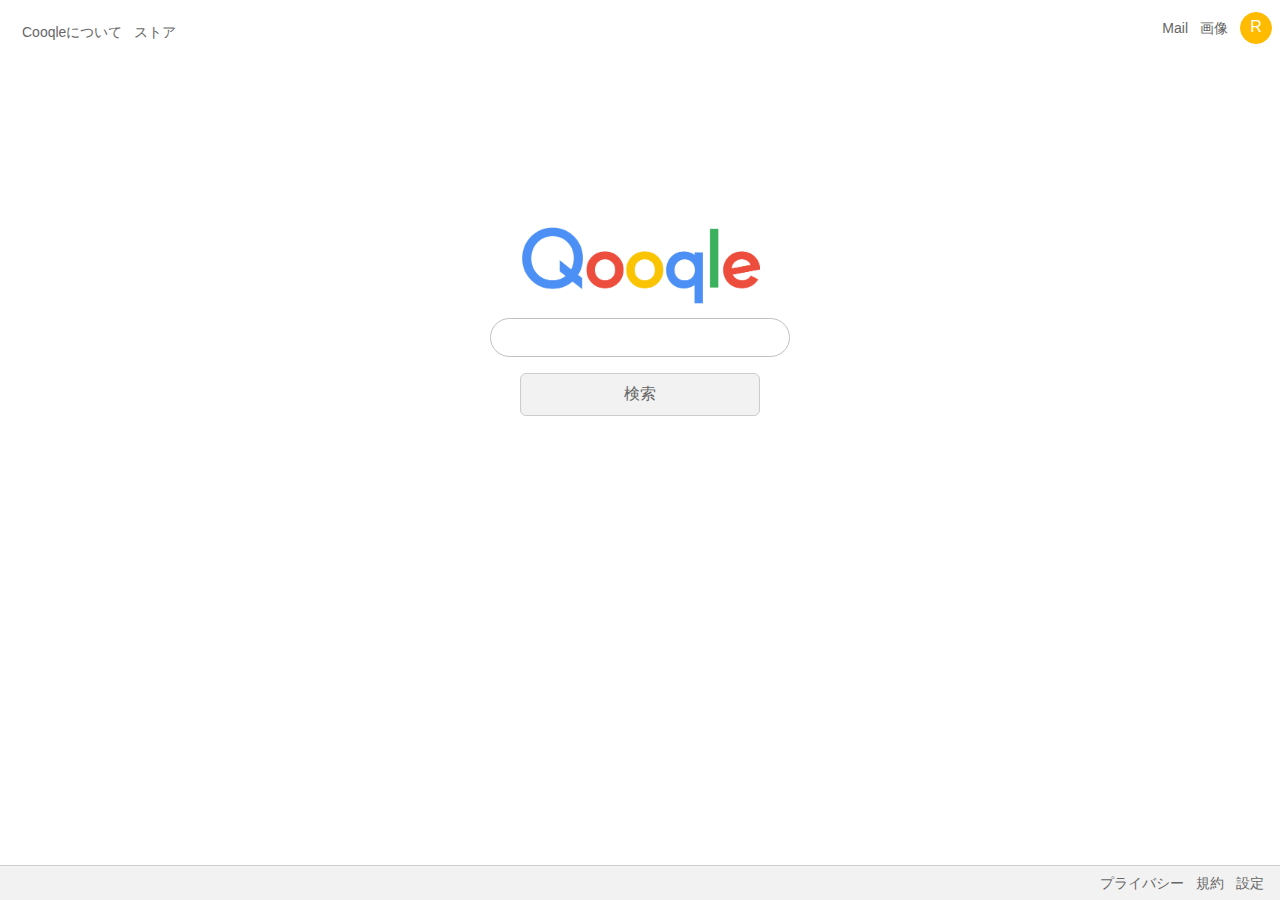
<file: index.html>
<!DOCTYPE html>
<head>
<meta charset="UTF-8">
<meta name="viewport" content="width=device-width, initial-scale=1.0, maximum-scale=1.0, user-scalable=no">
<title>サンプル</title>
<meta name="robots" content="noindex,nofollow" />
<link rel="stylesheet" href="./css/reset.css" />
<link rel="stylesheet" href="./css/style.css" />
<script type="text/javascript" src="https://code.jquery.com/jquery-1.12.4.min.js"></script>
<script type="text/javascript">
$(function(){
  $('.btn-trigger').on('click', function() {
    $(this).toggleClass('active');
    return false;
  });
});
</script>
</head>
<body>
<div id="wrapper">
<header>
	<ul id="leftMenu">
		<li>Cooqleについて</li>
		<li>ストア</li>
	<!-- #leftMenu --></ul>
	<section id="menuSP">
	    <div class="btn-trigger" id="btn01">
	      <span></span>
	      <span></span>
	      <span></span>
    	</div>
  	</section>
	<ul id="rightMenu">
		<li>Mail</li>
		<li>画像</li>
		<li id="user"><span>R</span></li>
	<!-- #rightMenu --></ul>
</header>

<div id="mainArea">
	<h1><img src="img/logo.png" alt="ロゴ"></h1>
	<input type="search"><br>
	<input type="button" value="検索" name="search"  onclick="location.href='./result1.html'" >
</div>

<footer>
	<ul>
		<li>プライバシー</li>
		<li>規約</li>
		<li>設定</li>
	</ul>
</footer>
<!-- wrapper --></div>
</body>
</html>
</file>
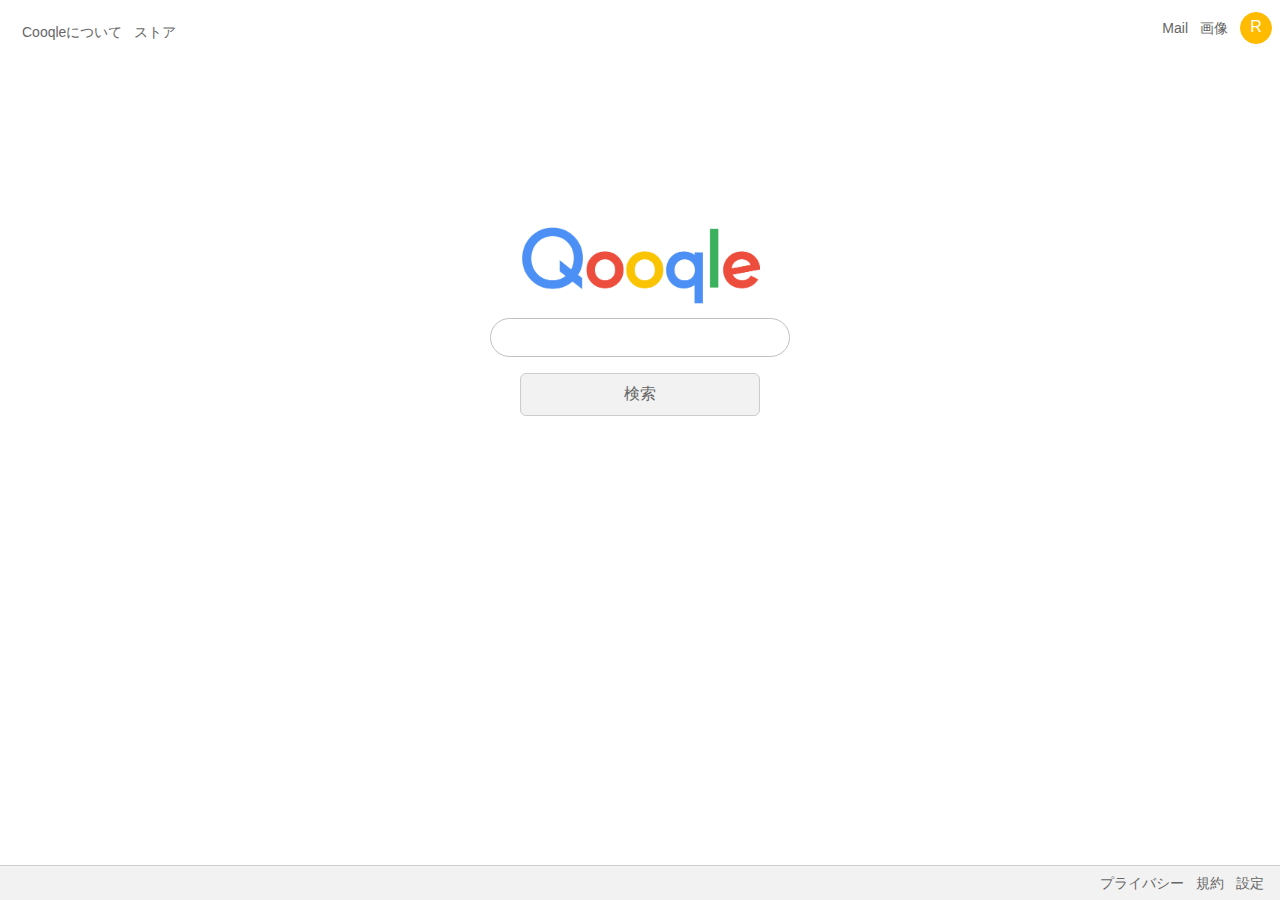
<file: index2.html>
<!DOCTYPE html>
<head>
<meta charset="UTF-8">
<meta name="viewport" content="width=device-width, initial-scale=1.0, maximum-scale=1.0, user-scalable=no">
<title>サンプル</title>
<meta name="robots" content="noindex,nofollow" />
<link rel="stylesheet" href="./css/reset.css" />
<link rel="stylesheet" href="./css/style.css" />
<script type="text/javascript" src="https://code.jquery.com/jquery-1.12.4.min.js"></script>
<script type="text/javascript">
$(function(){
  $('.btn-trigger').on('click', function() {
    $(this).toggleClass('active');
    return false;
  });
});
</script>
</head>
<body>
<div id="wrapper">
<header>
	<ul id="leftMenu">
		<li>Cooqleについて</li>
		<li>ストア</li>
	<!-- #leftMenu --></ul>
	<section id="menuSP">
	    <div class="btn-trigger" id="btn01">
	      <span></span>
	      <span></span>
	      <span></span>
    	</div>
  	</section>
	<ul id="rightMenu">
		<li>Mail</li>
		<li>画像</li>
		<li id="user"><span>R</span></li>
	<!-- #rightMenu --></ul>
</header>

<div id="mainArea">
	<h1><img src="img/logo.png" alt="ロゴ"></h1>
	<input type="search"><br>
	<input type="button" value="検索" name="search"  onclick="location.href='./result2.html'" >
</div>

<footer>
	<ul>
		<li>プライバシー</li>
		<li>規約</li>
		<li>設定</li>
	</ul>
</footer>
<!-- wrapper --></div>
</body>
</html>
</file>
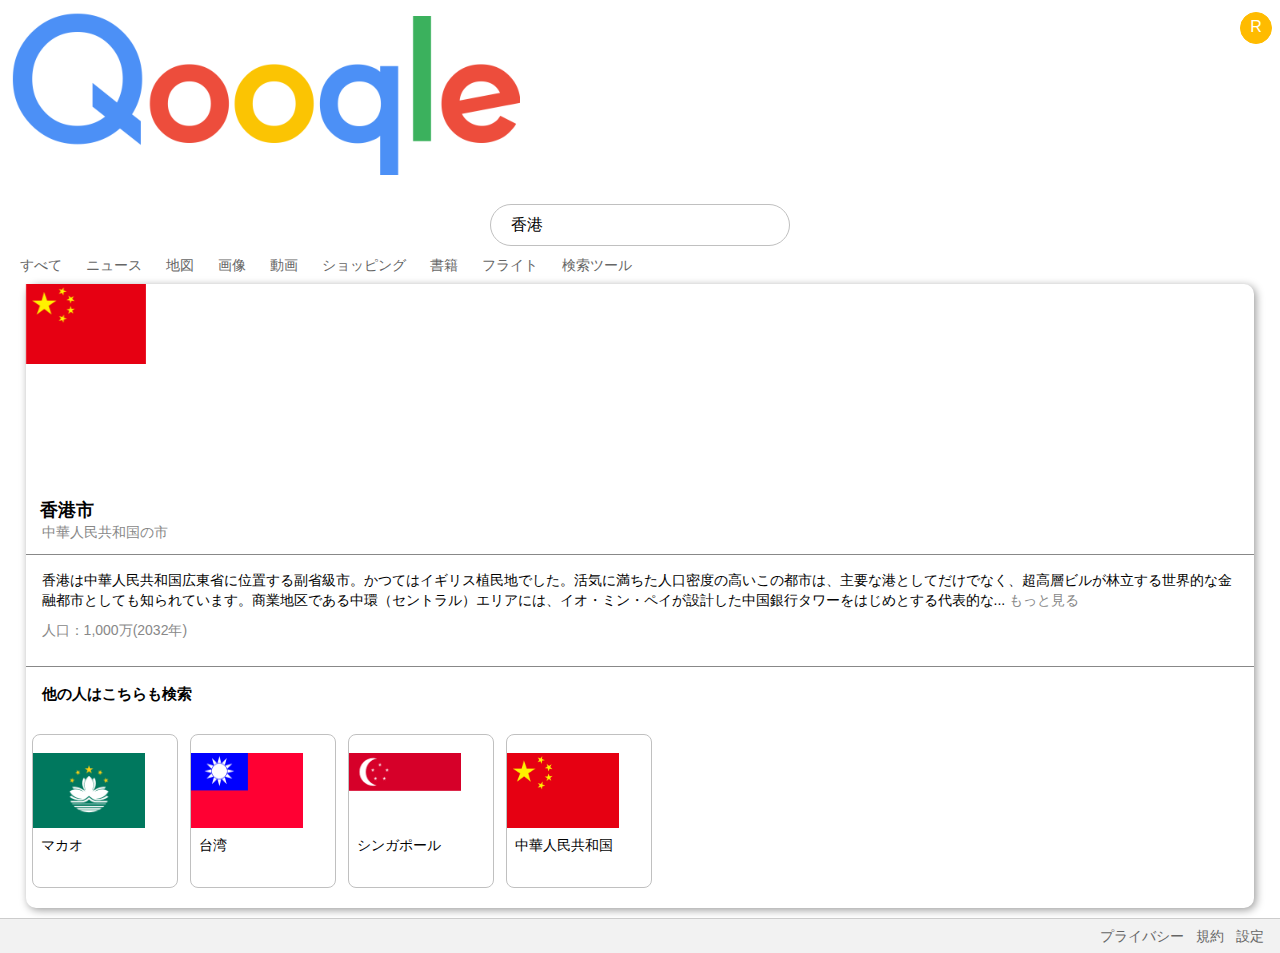
<file: result1.html>
<!DOCTYPE html>
<head>
<meta charset="UTF-8">
<meta name="viewport" content="width=device-width, initial-scale=1.0, maximum-scale=1.0, user-scalable=no">
<title>香港 - Qooqle検索</title>
<meta name="robots" content="noindex,nofollow" />
<link rel="stylesheet" href="./css/reset.css" />
<link rel="stylesheet" href="./css/style.css" />
<script type="text/javascript" src="https://code.jquery.com/jquery-1.12.4.min.js"></script>
<script type="text/javascript">
$(function(){
  $('.btn-trigger').on('click', function() {
    $(this).toggleClass('active');
    return false;
  });
});
</script>

</head>
<body>
<div id="wrapper">
<header>
<nav>
	<section id="menuSP">
	    <div class="btn-trigger" id="btn01">
	      <span></span>
	      <span></span>
	      <span></span>
    	</div>
  	</section>
  	<h1><img src="img/logo.png"></h1>
	<ul id="rightMenu">
		<li id="user"><span>R</span></li>
	<!-- #rightMenu --></ul>
</nav>
<div id="searcharea">
	<input  type="input" id="searchword" value="香港">
<!-- searcharea --></div>
<ul id="searchmenu">
<li>すべて</li>
<li>ニュース</li>
<li>地図</li>
<li>画像</li>
<li>動画</li>
<li>ショッピング</li>
<li>書籍</li>
<li>フライト</li>
<li>検索ツール</li>
<!-- #searchmenu --></ul>
</header>

<div id="resultArea">
	<section id="main">
		<div class="resultHeader">
			<div class="map">
					<iframe src="https://www.google.com/maps/embed?pb=!1m18!1m12!1m3!1d236161.9430662399!2d113.98757104871694!3d22.35248245462958!2m3!1f0!2f0!3f0!3m2!1i1024!2i768!4f13.1!3m3!1m2!1s0x3403e2eda332980f%3A0xf08ab3badbeac97c!2z6aaZ5riv!5e0!3m2!1sja!2sjp!4v1598884279562!5m2!1sja!2sjp" width="800" height="200" frameborder="0" style="border:0;" allowfullscreen="" aria-hidden="false" tabindex="0"></iframe>
			<!-- .map --></div>
			<img src="img/china.png" alt="china" class="cnflag">
			<h2>香港市</h2>
			<p><span>中華人民共和国の市</span></p>
		<!-- #retultHeader --></div>
		<div class="summary">
			<p>香港は中華人民共和国広東省に位置する副省級市。かつてはイギリス植民地でした。活気に満ちた人口密度の高いこの都市は、主要な港としてだけでなく、超高層ビルが林立する世界的な金融都市としても知られています。商業地区である中環（セントラル）エリアには、イオ・ミン・ペイが設計した中国銀行タワーをはじめとする代表的な... <span>もっと見る</span></p>
			<p><span>人口：1,000万(2032年)</span></p>
		<!-- #summary --></div>
		<div class="suggest">
		<h3>他の人はこちらも検索</h3>
		<!-- .suggest --></div>
				<ul id="also">
			<li>
			<img src="img/macau.png">
			<span>マカオ</span></li>
			<li>
			<img src="img/taiwan.png">
			<span>台湾</span></li>
			<li>
			<img src="img/singapore.png">
			<span>シンガポール</span></li>
			<li>
			<img src="img/china.png">
			<span>中華人民共和国</span></li>
		</ul>

	<!-- #main --></section>

<!--	<section class="results">
		<div class="detail">
			<p class="url"></p>
			<h3>香港 - Wikipedia</h3>
			<div class="resultContent">
			<!-- .resultContent --><!-- </div> -->
		<!-- .detail --><!-- </div> -->
	<!-- .results --><!-- </section> -->

<!-- #resultArea --></div>

<footer id="resultfooter">
	<ul>
		<li>プライバシー</li>
		<li>規約</li>
		<li>設定</li>
	</ul>
</footer>
<!-- wrapper --></div>
</body>
</html>
</file>
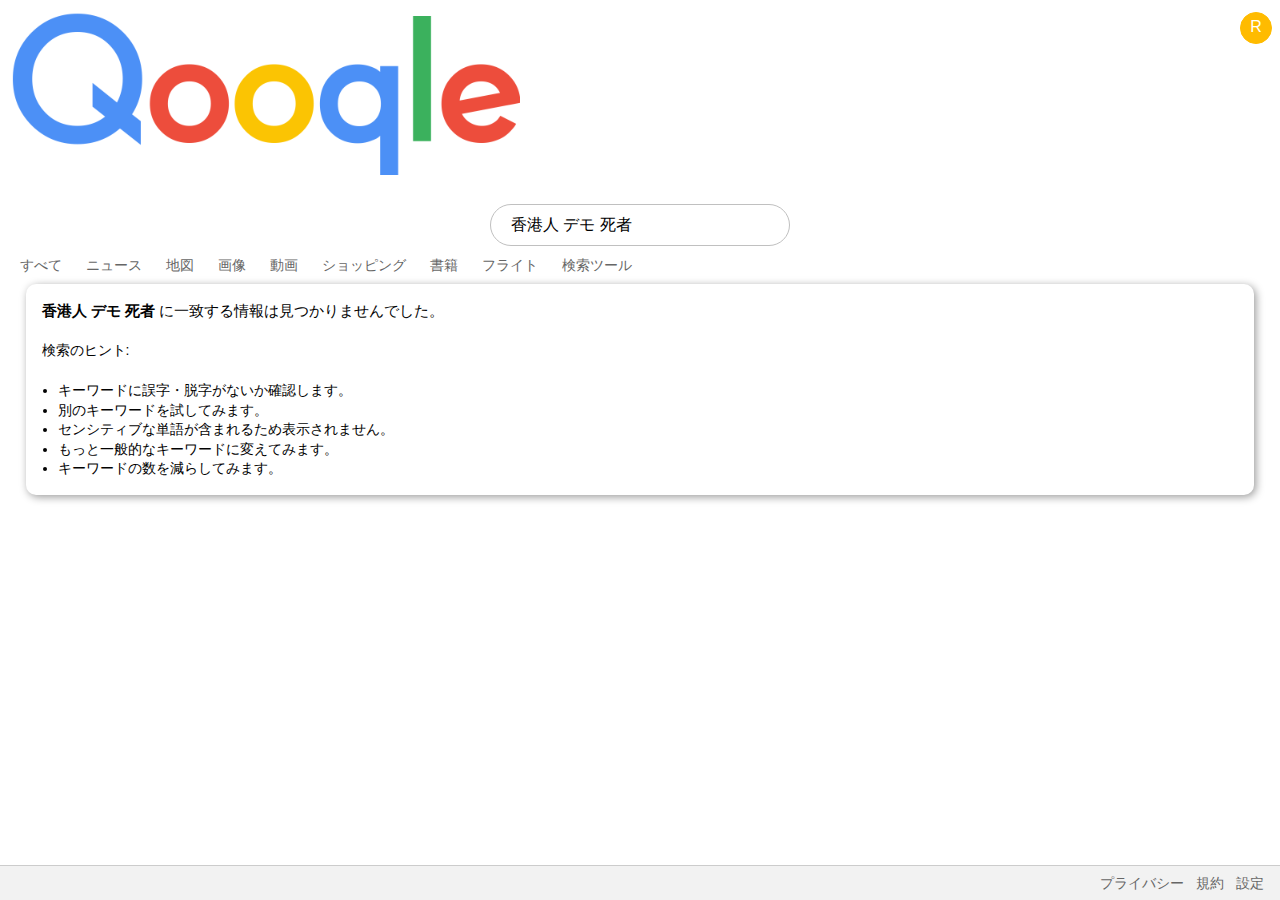
<file: result2.html>
<!DOCTYPE html>
<head>
<meta charset="UTF-8">
<meta name="viewport" content="width=device-width, initial-scale=1.0, maximum-scale=1.0, user-scalable=no">
<title>サンプル</title>
<meta name="robots" content="noindex,nofollow" />
<link rel="stylesheet" href="./css/reset.css" />
<link rel="stylesheet" href="./css/style.css" />
<script type="text/javascript" src="https://code.jquery.com/jquery-1.12.4.min.js"></script>
<script type="text/javascript">
$(function(){
  $('.btn-trigger').on('click', function() {
    $(this).toggleClass('active');
    return false;
  });
});
</script>

</head>
<body>
<div id="wrapper">
<header>
<nav>
	<section id="menuSP">
	    <div class="btn-trigger" id="btn01">
	      <span></span>
	      <span></span>
	      <span></span>
    	</div>
  	</section>
  	<h1><img src="img/logo.png"></h1>
	<ul id="rightMenu">
		<li id="user"><span>R</span></li>
	<!-- #rightMenu --></ul>
</nav>
<div id="searcharea">
	<input  type="input" id="searchword" value="香港人 デモ 死者">
<!-- searcharea --></div>
<ul id="searchmenu">
<li>すべて</li>
<li>ニュース</li>
<li>地図</li>
<li>画像</li>
<li>動画</li>
<li>ショッピング</li>
<li>書籍</li>
<li>フライト</li>
<li>検索ツール</li>
<!-- #searchmenu --></ul>
</header>

<div id="resultArea">
	<section id="main" class="notfound">
	<h3><span>香港人 デモ 死者</span> に一致する情報は見つかりませんでした。</h3>
	<p>検索のヒント:</p>
	<ul>
	<li>キーワードに誤字・脱字がないか確認します。</li>
	<li>別のキーワードを試してみます。</li>
	<li>センシティブな単語が含まれるため表示されません。</li>
	<li>もっと一般的なキーワードに変えてみます。</li>
	<li>キーワードの数を減らしてみます。</li>
	</ul>
	<!-- #main --></section>

<!-- #resultArea --></div>

<footer>
	<ul>
		<li>プライバシー</li>
		<li>規約</li>
		<li>設定</li>
	</ul>
</footer>
<!-- wrapper --></div>
</body>
</html>
</file>
<file: css/style.css>
@charset "utf-8";
/* CSS Document */
html {
	font-size: 10px	;
}

body {
	font-size:1.4rem;
	color: #020202;
	font-family: sans-serif;
}

header {
	width:100%;
	background:#ffffff;
}

a {
	color: #3695D6;
}

/** =============================
  common
=============================== **/

ul {
	list-style: none;
}

#wrapper {
	width: 100%;
	height: 100vh;
}

#wrapper section#menuSP {
	padding: 12px 0;
}

.btn-trigger {
  position: relative;
  width: 30px;
  height: 28px;
  cursor: pointer;
}
.btn-trigger span {
  position: absolute;
  left: 0;
  width: 100%;
  height: 4px;
  background-color: #888;
  border-radius: 4px;
}
.btn-trigger, .btn-trigger span {
  display: inline-block;
  transition: all .5s;
  box-sizing: border-box;
}
.btn-trigger span:nth-of-type(1) {
  top: 0;
}
.btn-trigger span:nth-of-type(2) {
  top: 12px;
}
.btn-trigger span:nth-of-type(3) {
  bottom: 0;
}

#btn01.active span:nth-of-type(1) {
  -webkit-transform: translateY(12px) rotate(-45deg);
  transform: translateY(12px) rotate(-45deg);
}
#btn01.active span:nth-of-type(2) {
  opacity: 0;
}
#btn01.active span:nth-of-type(3) {
  -webkit-transform: translateY(-12px) rotate(45deg);
  transform: translateY(-12px) rotate(45deg);
}

#wrapper header ul#rightMenu {
		display: flex;
		justify-content: flex-end;
		width: 50vw;
		position: absolute;
		right: 8px;
		top: 0;
		padding: 12px 0;
		align-items: center;
}
#wrapper header ul#rightMenu  li{
		margin: 0 0.6rem;
		color:#666;
}
#wrapper header ul#rightMenu  li#user{
		display: inline-block;
		border:1px solid #FFBB00;
		background:#FFBB00;
		width: 30px;
    	height: 30px;
		border-radius: 6rem;
		text-align: center;
		font-size: 1.6rem;
		color:#fff;
		position: relative;
		top: 0;
		margin-right: 0;
}

#wrapper header ul#rightMenu  li#user span {
		position:relative;
		top: 6px;
}

#wrapper footer {
	position: absolute;
	bottom: 0;
	background:#f2f2f2;
	width: 100%;
	border-top: 1px solid #ccc;
}


#wrapper footer ul {
		display: flex;
		justify-content: flex-end;
		padding: 1rem;
		background: #f2f2f2;
}

#wrapper footer ul  li {
		margin: 0 0.6rem;
		color:#666;
}


/** =============================
  index
=============================== **/

#wrapper div#mainArea {
	margin: 0 auto;
	width: 100%;
	position: relative;
	top: 5%;
	text-align: center;
}
#wrapper div#mainArea h1 {
	width: 100%;
	margin: 0 auto;
}
#wrapper div#mainArea h1 img {
	width: 50%;
	height: auto;
	max-width: 240px;
	magin: 0 auto;
}

#wrapper div#mainArea input[type="search"]{
		width: 300px;
		padding: 1rem;
	    border: 1px solid #c0c0c0;
	    border-radius: 8rem;
	    height: 3.9rem;
	    font-size: 1.6rem;
}

#wrapper div#mainArea input[type="button"]{
		width: 50%;
		margin: 1.6rem auto;
		padding: 1rem;
		border:1px solid #ccc;
		background:#f2f2f2;
		color:#666;
		border-radius: 0.6rem;
		max-width: 240px;
		font-size: 1.6rem;
}

/** =============================
  result1
=============================== **/
#wrapper header {
	padding: 0 8px;
	box-sizing: border-box;
	width: 100%;
}
#wrapper header nav{
	display: flex;
	justify-content: space-between;
}
#wrapper header nav #menuSP{
	padding: 12px 0;
}
#wrapper header nav h1{
	width: 40vw;
    padding: 8px 0 0;
    box-sizing: border-box;
}
#wrapper header nav h1 img {
	width: 100%;
}
#wrapper header nav #rightMenu{
	display: block;
    position: relative;
    width: auto;
    padding: 12px 0 0 0;
    right: 0;
}
#wrapper header nav #rightMenu li{}
#wrapper header nav #rightMenu li#user{}
#wrapper header nav #rightMenu li#user span{}
#wrapper header #searcharea {
	width: 100%;
	box-sizing: border-box;
}
#wrapper header #searcharea input#searchword{
	width: 300px;
    margin: 0 auto;
    box-sizing: border-box;
    height: 3.9rem;
    padding: 2rem;
    border: 1px solid #c0c0c0;
    border-radius: 8rem;
    font-size: 1.6rem;
    display: block;
   }
#wrapper header ul#searchmenu {
	width: 100%;
	display: flex;
    overflow-y: scroll;
}
#wrapper header ul#searchmenu li{
	white-space: nowrap;
    padding: 12px;
    color: #666666;
}

#wrapper #resultArea {}
#wrapper #resultArea section#main {
	width: 96%;
    margin: 0 auto;
    box-sizing: border-box;
    border-radius: 10px;
    box-shadow: 2px 2px 8px rgba(0,0,0,0.4);
    padding-bottom: 2rem;
}
#wrapper #resultArea section#main .resultHeader {
	position:relative;
}

#wrapper #resultArea section#main .resultHeader .map{
	position:relative;
}
#wrapper #resultArea section#main .resultHeader .map iframe{
	width: 100%;
	border-radius: 10px 10px 0 0;
}
#wrapper #resultArea #main .resultHeader img.cnflag {
	position: absolute;
    top: 0;
    width: 120px;
}

#wrapper #resultArea section#main  .resultHeader h2{
	font-size: 1.8rem;
    padding: 1.2rem 1.4rem 0;
    line-height: 1.4;
 }
#wrapper #resultArea section#main  .resultHeader p{
	line-height: 1.2;
    padding: 0 1.6rem;
}
#wrapper #resultArea section#main  .resultHeader p span{
    color: #888;
}
#wrapper #resultArea section#main  .summary {
    padding: 1.6rem;
    line-height: 1.4;
    border-top: 1px solid #888;
    margin-top: 1.4rem;
}
#wrapper #resultArea section#main  .summary p{
	margin-bottom: 1rem;
}
#wrapper #resultArea section#main  .summary p span {
	color: #888;
}
#wrapper #resultArea section#main  .suggest {
	padding: 1.6rem;
    line-height: 1.4;
    border-top: 1px solid #888;

}
#wrapper #resultArea section#main  .suggest h3{
	font-size: 1.5rem;
}
#wrapper #resultArea section#main ul#also {
	display: flex;
	margin-top: 1.4rem;
	width: 100%;
    overflow-x: scroll;
}
#wrapper #resultArea section#main ul#also li{
	width: 146px;
    height: 154px;
    padding: 18px 0;
    border: 1px solid #c0c0c0;
    box-sizing: border-box;
    margin: 0 6px;
    border-radius: 8px;
    background:#fff;
    }
#wrapper #resultArea section#main ul#also li img{
	width: 112px;
	height: auto;
}
#wrapper #resultArea section#main ul#also li span{
	display: block;
	font-size: 1.4rem;
    padding: 0.8rem;
}


#wrapper #resultArea.denied {
		text-align:center;
		margin: 10vh auto;
}

#wrapper #resultArea.denied h1{
		font-size: 2.4rem;
		line-height: 1.6;
}

#wrapper footer#resultfooter {
	position: static;
	margin-top: 1rem;
}


/** =============================
  result2
=============================== **/

#wrapper #resultArea #main.notfound {
	padding: 1.6rem;
	font-size: 1.4rem;
}
#wrapper #resultArea #main.notfound h3 {
	font-size: 1.5rem;
	font-weight: 400;
	margin-bottom: 2rem;
	line-height:1.4;
}
#wrapper #resultArea #main.notfound h3 span { 
	font-weight: 600;
}
#wrapper #resultArea #main.notfound p {
	line-height: 1.4;
    margin-bottom: 2rem;
}
#wrapper #resultArea #main.notfound ul {
	list-style: disc;
    line-height: 1.4;
    margin-left: 1.6rem;
}
#wrapper #resultArea #main.notfound ul li{}

/* SP */
@media screen and (max-width:559px) {
#wrapper header  ul#leftMenu {
			display: none;
		}
}

/* PC */
@media screen and (min-width:560px) {
	#wrapper section#menuSP {
		display: none;
	}
	#wrapper header ul#leftMenu {
			display: flex;
			width: 50vw;
			position: absolute;
			left: 0;
			top: 0;
			padding: 25px 16px;
	}
	#wrapper header ul#leftMenu li {
			margin: 0 0.6rem;
			color:#666;
	}
	#wrapper div#mainArea {
		top: 25%;
	}
}
</file>
